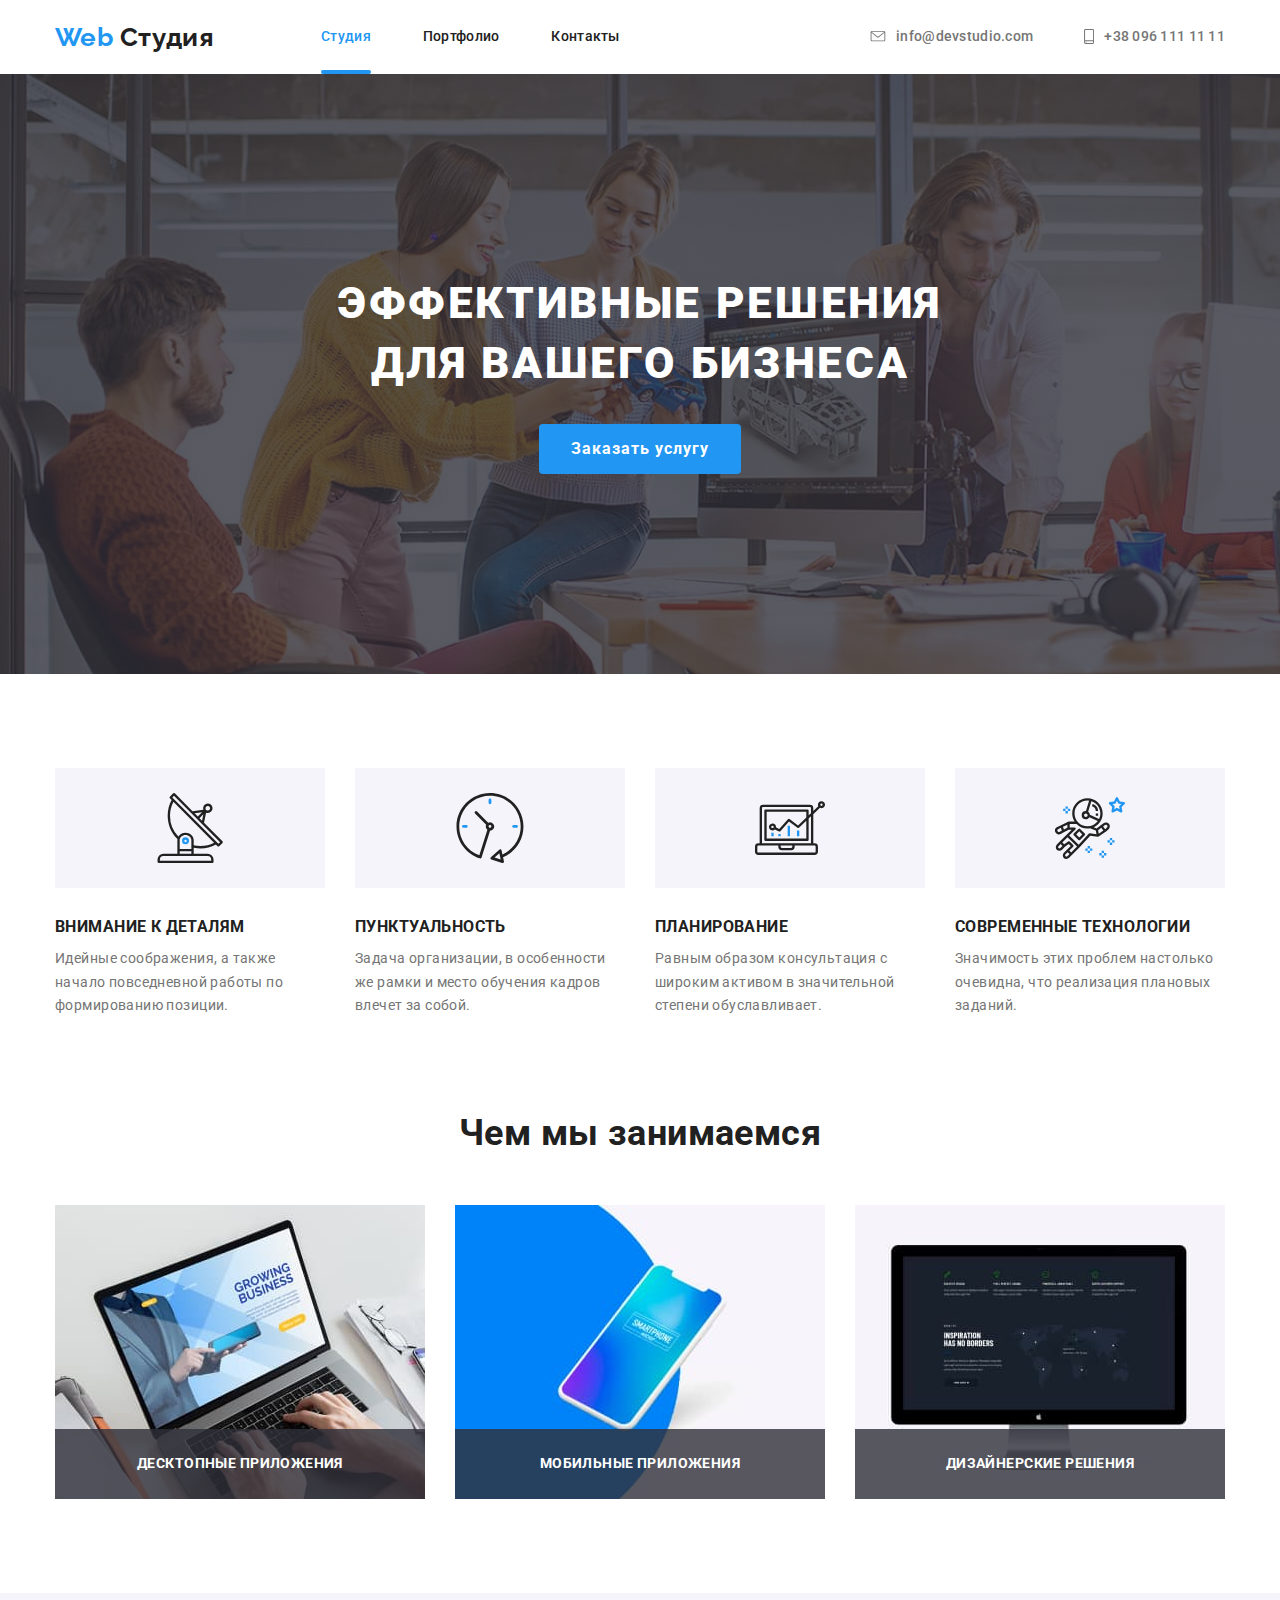
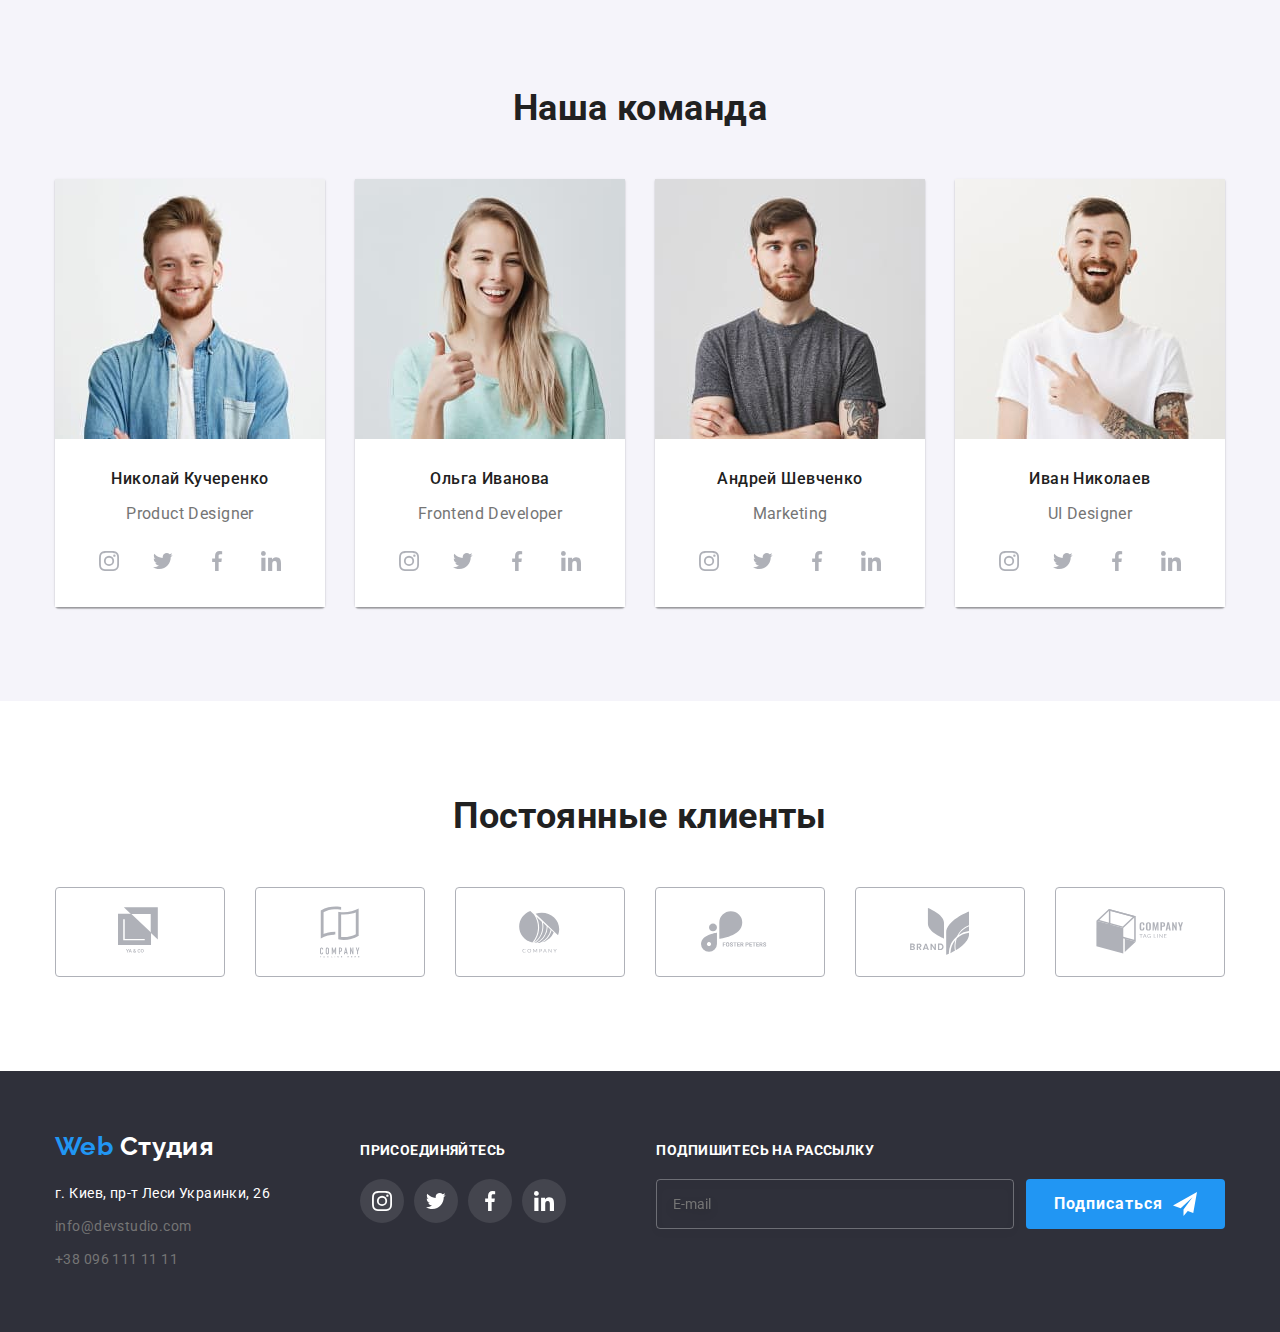
<file: index.html>
<!DOCTYPE html>
<html lang="ru">
  <head>
    <meta charset="UTF-8" />
    <meta name="viewport" content="width=device-width, initial-scale=1.0" />
    <title>Homework/05</title>
    <link
      href="https://fonts.googleapis.com/css2?family=Raleway:wght@700&family=Roboto:wght@400;500;700;900&display=swap"
      rel="stylesheet"
    />
    <link
      rel="stylesheet"
      href="https://cdnjs.cloudflare.com/ajax/libs/modern-normalize/0.7.0/modern-normalize.min.css"
    />
    <link rel="stylesheet" href="./css/common.css" />
    <link rel="stylesheet" href="./css/main.css" />
  </head>

  <body>
    <!-- Хэдер -->
    <header>
      <div class="container flex-container">
        <nav class="flex-container">
          <a href="./index.html" class="logo link">
            <span class="logo-primary">Web</span>
            Студия
          </a>

          <ul class="site-nav list">
            <li class="item"><a href="" class="link current">Студия</a></li>
            <li class="item">
              <a href="./portfolio.html" class="link">Портфолио</a>
            </li>
            <li class="item"><a href="" class="link">Контакты</a></li>
          </ul>
        </nav>

        <ul class="site-address list">
          <li class="address-item">
            <a href="mailto:info@devstudio.com" class="link">
              <svg class="icon-address" width="16" height="11">
                <use href="./images/svg/sprite.svg#icon-letter"></use>
              </svg>
              <span class="address-text">info@devstudio.com</span>
            </a>
          </li>
          <li class="address-item">
            <a href="tel:+380961111111" class="link"
              ><svg class="icon-address" width="10" height="15">
                <use href="./images/svg/sprite.svg#icon-phone"></use>
              </svg>
              <span class="address-text">+38 096 111 11 11</span></a
            >
          </li>
        </ul>
      </div>
    </header>

    <main>
      <!-- Герой -->
      <section class="hero">
        <div class="overlay">
          <h1 class="hero-title">Эффективные решения для вашего бизнеса</h1>
          <a href="" class="hero-button link">Заказать услугу</a>
        </div>
      </section>

      <!-- Наши преимущества -->
      <section class="section no-padding">
        <div class="container">
          <h2 class="visually-hidden">Наши преимущества</h2>
          <ul class="features-list list">
            <li class="features-item">
              <div class="icon-features">
                <svg width="70" height="70" class="icon-feature">
                  <use href="./images/svg/sprite.svg#icon-first"></use>
                </svg>
              </div>
              <h3 class="title">Внимание к деталям</h3>
              <p class="text">
                Идейные соображения, а также начало повседневной работы по
                формированию позиции.
              </p>
            </li>

            <li class="features-item">
              <div class="icon-features">
                <svg width="70" height="70" class="icon-feature">
                  <use href="./images/svg/sprite.svg#icon-second"></use>
                </svg>
              </div>
              <h3 class="title">Пунктуальность</h3>
              <p class="text">
                Задача организации, в особенности же рамки и место обучения
                кадров влечет за собой.
              </p>
            </li>

            <li class="features-item">
              <div class="icon-features">
                <svg width="70" height="70" class="icon-feature">
                  <use href="./images/svg/sprite.svg#icon-third"></use>
                </svg>
              </div>
              <h3 class="title">Планирование</h3>
              <p class="text">
                Равным образом консультация с широким активом в значительной
                степени обуславливает.
              </p>
            </li>

            <li class="features-item">
              <div class="icon-features">
                <svg width="70" height="70" class="icon-feature">
                  <use href="./images/svg/sprite.svg#icon-four"></use>
                </svg>
              </div>
              <h3 class="title">Современные технологии</h3>
              <p class="text">
                Значимость этих проблем настолько очевидна, что реализация
                плановых заданий.
              </p>
            </li>
          </ul>
        </div>
      </section>

      <!-- Чем мы занимаемся -->
      <section class="section">
        <div class="container">
          <h2 class="section-title">Чем мы занимаемся</h2>

          <ul class="work-list list">
            <li class="work-item">
              <a href="" class="link">
                <img
                  src="./images/section-img/notebook.jpg"
                  alt="ноутбук"
                  width="370"
                />
                <p class="work-subtitle">Десктопные приложения</p>
              </a>
            </li>

            <li class="work-item">
              <a href="" class="link">
                <img
                  src="./images/section-img/smartphone.jpg"
                  alt="мобильный телефон"
                  width="370"
                />
                <p class="work-subtitle">Мобильные приложения</p>
              </a>
            </li>

            <li class="work-item">
              <a href="" class="link">
                <img
                  src="./images/section-img/monitor.jpg"
                  alt="монитор"
                  width="370"
                />
                <p class="work-subtitle">Дизайнерские решения</p>
              </a>
            </li>
          </ul>
        </div>
      </section>

      <!-- Наша команда -->
      <section class="section team-bgc">
        <div class="container">
          <h2 class="section-title">Наша команда</h2>
          <ul class="team-list list">
            <li class="team-item">
              <img
                src="./images/team/team-1.jpg"
                alt="первый член команды"
                width="270"
              />
              <div class="team-description">
                <h3 class="team-title">Николай Кучеренко</h3>
                <p class="team-ocupation">Product Designer</p>

                <ul class="team-socials list">
                  <li class="team-icon">
                    <a href="" aria-label="instagram" class="social-icon link">
                      <svg class="icon">
                        <use
                          href="./images/svg/sprite.svg#icon-instagram"
                        ></use>
                      </svg>
                    </a>
                  </li>

                  <li class="team-icon">
                    <a href="" aria-label="twitter" class="social-icon link">
                      <svg class="icon">
                        <use href="./images/svg/sprite.svg#icon-twitter"></use>
                      </svg>
                    </a>
                  </li>

                  <li class="team-icon">
                    <a href="" aria-label="facebook" class="social-icon link">
                      <svg class="icon">
                        <use href="./images/svg/sprite.svg#icon-facebook"></use>
                      </svg>
                    </a>
                  </li>

                  <li class="team-icon">
                    <a href="" aria-label="linkedIn" class="social-icon link">
                      <svg class="icon">
                        <use href="./images/svg/sprite.svg#icon-linkedin"></use>
                      </svg>
                    </a>
                  </li>
                </ul>
              </div>
            </li>

            <li class="team-item">
              <img
                src="./images/team/team-2.jpg"
                alt="второй член команды"
                width="270"
              />
              <div class="team-description">
                <h3 class="team-title">Ольга Иванова</h3>
                <p class="team-ocupation">Frontend Developer</p>

                <ul class="team-socials list">
                  <li class="team-icon">
                    <a href="" aria-label="instagram" class="social-icon link">
                      <svg class="icon">
                        <use
                          href="./images/svg/sprite.svg#icon-instagram"
                        ></use>
                      </svg>
                    </a>
                  </li>

                  <li class="team-icon">
                    <a href="" aria-label="twitter" class="social-icon link">
                      <svg class="icon">
                        <use href="./images/svg/sprite.svg#icon-twitter"></use>
                      </svg>
                    </a>
                  </li>

                  <li class="team-icon">
                    <a href="" aria-label="facebook" class="social-icon link">
                      <svg class="icon">
                        <use href="./images/svg/sprite.svg#icon-facebook"></use>
                      </svg>
                    </a>
                  </li>

                  <li class="team-icon">
                    <a href="" aria-label="linkedIn" class="social-icon link">
                      <svg class="icon">
                        <use href="./images/svg/sprite.svg#icon-linkedin"></use>
                      </svg>
                    </a>
                  </li>
                </ul>
              </div>
            </li>

            <li class="team-item">
              <img
                src="./images/team/team-3.jpg"
                alt="третий член команды"
                width="270"
              />
              <div class="team-description">
                <h3 class="team-title">Андрей Шевченко</h3>
                <p class="team-ocupation">Marketing</p>

                <ul class="team-socials list">
                  <li class="team-icon">
                    <a href="" aria-label="instagram" class="social-icon link">
                      <svg class="icon">
                        <use
                          href="./images/svg/sprite.svg#icon-instagram"
                        ></use>
                      </svg>
                    </a>
                  </li>

                  <li class="team-icon">
                    <a href="" aria-label="twitter" class="social-icon link">
                      <svg class="icon">
                        <use href="./images/svg/sprite.svg#icon-twitter"></use>
                      </svg>
                    </a>
                  </li>

                  <li class="team-icon">
                    <a href="" aria-label="facebook" class="social-icon link">
                      <svg class="icon">
                        <use href="./images/svg/sprite.svg#icon-facebook"></use>
                      </svg>
                    </a>
                  </li>

                  <li class="team-icon">
                    <a href="" aria-label="linkedIn" class="social-icon link">
                      <svg class="icon">
                        <use href="./images/svg/sprite.svg#icon-linkedin"></use>
                      </svg>
                    </a>
                  </li>
                </ul>
              </div>
            </li>

            <li class="team-item">
              <img
                src="./images/team/team-4.jpg"
                alt="четвертый член команды"
                width="270"
              />
              <div class="team-description">
                <h3 class="team-title">Иван Николаев</h3>
                <p class="team-ocupation">UI Designer</p>

                <ul class="team-socials list">
                  <li class="team-icon">
                    <a href="" aria-label="instagram" class="social-icon link">
                      <svg class="icon">
                        <use
                          href="./images/svg/sprite.svg#icon-instagram"
                        ></use>
                      </svg>
                    </a>
                  </li>

                  <li class="team-icon">
                    <a href="" aria-label="twitter" class="social-icon link">
                      <svg class="icon">
                        <use href="./images/svg/sprite.svg#icon-twitter"></use>
                      </svg>
                    </a>
                  </li>

                  <li class="team-icon">
                    <a href="" aria-label="facebook" class="social-icon link">
                      <svg class="icon">
                        <use href="./images/svg/sprite.svg#icon-facebook"></use>
                      </svg>
                    </a>
                  </li>

                  <li class="team-icon">
                    <a href="" aria-label="linkedIn" class="social-icon link">
                      <svg class="icon">
                        <use href="./images/svg/sprite.svg#icon-linkedin"></use>
                      </svg>
                    </a>
                  </li>
                </ul>
              </div>
            </li>
          </ul>
        </div>
      </section>

      <!-- Постоянные клиенты -->
      <section class="section">
        <div class="container">
          <h2 class="section-title">Постоянные клиенты</h2>

          <ul class="clients-list list">
            <li class="clients-item">
              <a href="" aria-label="first-company" class="client-company link">
                <svg width="44" height="49" class="client-icon">
                  <use href="./images/svg/sprite.svg#icon-logo-1"></use>
                </svg>
              </a>
            </li>

            <li class="clients-item">
              <a
                href=""
                aria-label="second-company"
                class="client-company link"
              >
                <svg width="40" height="52" class="client-icon">
                  <use href="./images/svg/sprite.svg#icon-logo-2"></use>
                </svg>
              </a>
            </li>

            <li class="clients-item">
              <a href="" aria-label="third-company" class="client-company link">
                <svg width="41" height="42" class="client-icon">
                  <use href="./images/svg/sprite.svg#icon-logo-3"></use>
                </svg>
              </a>
            </li>

            <li class="clients-item">
              <a
                href=""
                aria-label="fourth-company"
                class="client-company link"
              >
                <svg width="78" height="42" class="client-icon">
                  <use href="./images/svg/sprite.svg#icon-logo-4"></use>
                </svg>
              </a>
            </li>

            <li class="clients-item">
              <a href="" aria-label="fifth-company" class="client-company link">
                <svg width="59" height="47" class="client-icon">
                  <use href="./images/svg/sprite.svg#icon-logo-5"></use>
                </svg>
              </a>
            </li>

            <li class="clients-item">
              <a href="" aria-label="sixth-company" class="client-company link">
                <svg width="88" height="45" class="client-icon">
                  <use href="./images/svg/sprite.svg#icon-logo-6"></use>
                </svg>
              </a>
            </li>
          </ul>
        </div>
      </section>

      <!-- Футер -->
      <footer>
        <div class="container flex-footer">
          <div>
            <a href="./index.html" class="logo inverse link">
              <span class="logo-primary">Web</span>
              Студия
            </a>
            <address class="footer-address">
              <a href="" class="address color-white link"
                >г. Киев, пр-т Леси Украинки, 26</a
              >
              <a href="mailto:info@devstudio.com" class="address link"
                >info@devstudio.com</a
              >
              <a href="tel:+380961111111" class="address link"
                >+38 096 111 11 11</a
              >
            </address>
          </div>

          <div class="join-container">
            <b class="join">Присоединяйтесь</b>
            <ul class="socials-list list">
              <li class="social-item">
                <a href="" aria-label="instagram" class="social-icon link">
                  <svg class="icon-join">
                    <use href="./images/svg/sprite.svg#icon-instagram"></use>
                  </svg>
                </a>
              </li>
              <li class="social-item">
                <a href="" aria-label="twitter" class="social-icon link">
                  <svg class="icon-join">
                    <use href="./images/svg/sprite.svg#icon-twitter"></use>
                  </svg>
                </a>
              </li>
              <li class="social-item">
                <a href="" aria-label="facebook" class="social-icon link">
                  <svg class="icon-join">
                    <use href="./images/svg/sprite.svg#icon-facebook"></use>
                  </svg>
                </a>
              </li>
              <li class="social-item">
                <a href="" aria-label="linkedin" class="social-icon link">
                  <svg class="icon-join">
                    <use href="./images/svg/sprite.svg#icon-linkedin"></use>
                  </svg>
                </a>
              </li>
            </ul>
          </div>

          <div class="auth-container">
            <form action="">
              <b class="auth">Подпишитесь на рассылку</b>
              <div class="flex-wrap">
                <input type="email" placeholder="E-mail" class="email" />
                <button type="submit" class="button">
                  Подписаться
                  <svg class="icon-send">
                    <use href="./images/svg/sprite.svg#icon-telegram"></use>
                  </svg>
                </button>
              </div>
            </form>
          </div>
        </div>
      </footer>
    </main>
  </body>
</html>
</file>
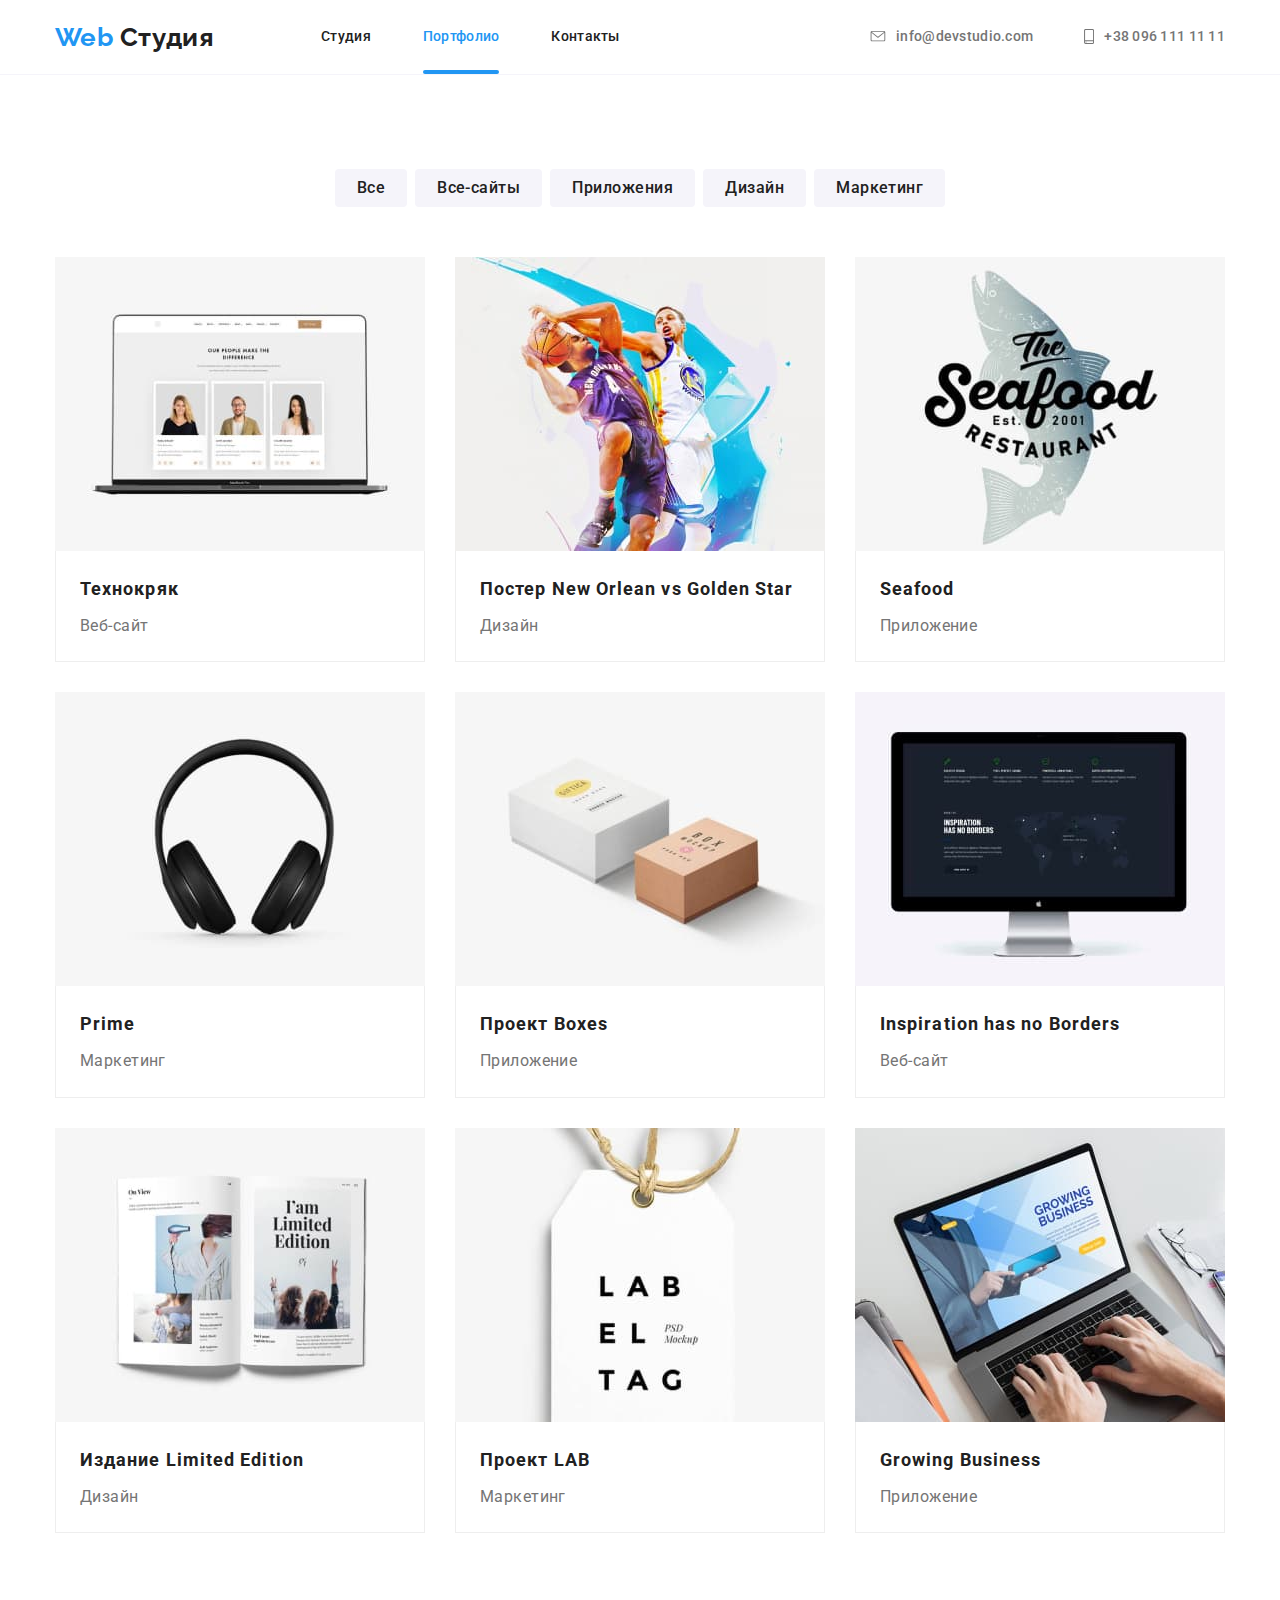
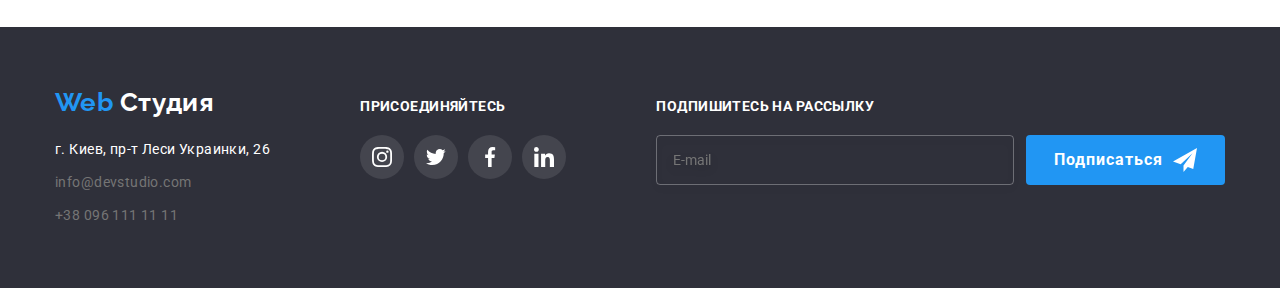
<file: portfolio.html>
<!DOCTYPE html>
<html lang="ru">
  <head>
    <meta charset="UTF-8" />
    <meta name="viewport" content="width=device-width, initial-scale=1.0" />
    <title>Homework/05</title>
    <link
      href="https://fonts.googleapis.com/css2?family=Raleway:wght@700&family=Roboto:wght@400;500;700;900&display=swap"
      rel="stylesheet"
    />
    <link
      rel="stylesheet"
      href="https://cdnjs.cloudflare.com/ajax/libs/modern-normalize/0.7.0/modern-normalize.min.css"
    />
    <link rel="stylesheet" href="./css/common.css" />
    <link rel="stylesheet" href="./css/portfolio.css" />
  </head>

  <body>
    <!-- Шапка сайта -->
    <header class="header-border">
      <div class="container flex-container">
        <nav class="flex-container">
          <a href="./index.html" class="logo link">
            <span class="logo-primary">Web</span>
            Студия
          </a>

          <ul class="site-nav list">
            <li class="item"><a href="./index.html" class="link">Студия</a></li>
            <li class="item">
              <a href="./portfolio.html" class="link current">Портфолио</a>
            </li>
            <li class="item"><a href="" class="link">Контакты</a></li>
          </ul>
        </nav>

        <ul class="site-address list">
          <li class="address-item">
            <a href="mailto:info@devstudio.com" class="icon-letter link"
              ><svg class="icon-address" width="16" height="11">
                <use href="./images/svg/sprite.svg#icon-letter"></use>
              </svg>
              <span class="address-text">
                info@devstudio.com
              </span>
            </a>
          </li>
          <li class="address-item">
            <a href="tel:+380961111111" class="icon-tel link"
              ><svg class="icon-address" width="10" height="15">
                <use href="./images/svg/sprite.svg#icon-phone"></use>
              </svg>
              <span class="address-text">
                +38 096 111 11 11
              </span></a
            >
          </li>
        </ul>
      </div>
    </header>

    <main>
      <section class="section container">
        <h1 class="visually-hidden">Портфолио</h1>
        <ul class="filter-list list">
          <li class="filter-item">
            <button type="button" class="filter-button">Все</button>
          </li>
          <li class="filter-item">
            <button type="button" class="filter-button">Все-сайты</button>
          </li>
          <li class="filter-item">
            <button type="button" class="filter-button">Приложения</button>
          </li>
          <li class="filter-item">
            <button type="button" class="filter-button">Дизайн</button>
          </li>
          <li>
            <button type="button" class="filter-button">Маркетинг</button>
          </li>
        </ul>

        <ul class="portfolio-list list">
          <li class="portfolio-item">
            <a href="" class="portfolio-card link">
              <div class="link-text">
                <img
                  src="./images/portfolio/laptop.jpg"
                  alt="лэптоп"
                  width="370"
                />
                <p class="portfolio-text">
                  Технокряк это современная площадка распространения
                  коронавируса. Компании используют эту платформу для цифрового
                  шпионажа и атак на защищённые сервера конкурентов.
                </p>
              </div>
              <div class="portfolio-description">
                <h2 class="portfolio-title">Технокряк</h2>
                <p class="portfolio-work">Веб-сайт</p>
              </div>
            </a>
          </li>

          <li class="portfolio-item">
            <a href="" class="portfolio-card link">
              <div class="link-text">
                <img
                  src="./images/portfolio/backetball.jpg"
                  alt="баскетбол"
                  width="370"
                />
                <p class="portfolio-text">
                  Технокряк это современная площадка распространения
                  коронавируса. Компании используют эту платформу для цифрового
                  шпионажа и атак на защищённые сервера конкурентов.
                </p>
              </div>

              <div class="portfolio-description">
                <h2 class="portfolio-title">
                  Постер New Orlean vs Golden Star
                </h2>
                <p class="portfolio-work">Дизайн</p>
              </div>
            </a>
          </li>

          <li class="portfolio-item">
            <a href="" class="portfolio-card link">
              <div class="link-text">
                <img
                  src="./images/portfolio/seafood.jpg"
                  alt="эмблема"
                  width="370"
                />
                <p class="portfolio-text">
                  Технокряк это современная площадка распространения
                  коронавируса. Компании используют эту платформу для цифрового
                  шпионажа и атак на защищённые сервера конкурентов.
                </p>
              </div>
              <div class="portfolio-description">
                <h2 class="portfolio-title">Seafood</h2>
                <p class="portfolio-work">Приложение</p>
              </div>
            </a>
          </li>

          <li class="portfolio-item">
            <a href="" class="portfolio-card link">
              <div class="link-text">
                <img
                  src="./images/portfolio/headphones.jpg"
                  alt="наушники"
                  width="370"
                />
                <p class="portfolio-text">
                  Технокряк это современная площадка распространения
                  коронавируса. Компании используют эту платформу для цифрового
                  шпионажа и атак на защищённые сервера конкурентов.
                </p>
              </div>
              <div class="portfolio-description">
                <h2 class="portfolio-title">Prime</h2>
                <p class="portfolio-work">Маркетинг</p>
              </div>
            </a>
          </li>

          <li class="portfolio-item">
            <a href="" class="portfolio-card link">
              <div class="link-text">
                <img
                  src="./images/portfolio/two-boxes.jpg"
                  alt="коробки"
                  width="370"
                />
                <p class="portfolio-text">
                  Технокряк это современная площадка распространения
                  коронавируса. Компании используют эту платформу для цифрового
                  шпионажа и атак на защищённые сервера конкурентов.
                </p>
              </div>
              <div class="portfolio-description">
                <h2 class="portfolio-title">Проект Boxes</h2>
                <p class="portfolio-work">Приложение</p>
              </div>
            </a>
          </li>

          <li class="portfolio-item">
            <a href="" class="portfolio-card link">
              <div class="link-text">
                <img
                  src="./images/portfolio/comp.jpg"
                  alt="монитор"
                  width="370"
                />
                <p class="portfolio-text">
                  Технокряк это современная площадка распространения
                  коронавируса. Компании используют эту платформу для цифрового
                  шпионажа и атак на защищённые сервера конкурентов.
                </p>
              </div>
              <div class="portfolio-description">
                <h2 class="portfolio-title">Inspiration has no Borders</h2>
                <p class="portfolio-work">Веб-сайт</p>
              </div>
            </a>
          </li>

          <li class="portfolio-item">
            <a href="" class="portfolio-card link">
              <div class="link-text">
                <img
                  src="./images/portfolio/book.jpg"
                  alt="книга"
                  width="370"
                />
                <p class="portfolio-text">
                  Технокряк это современная площадка распространения
                  коронавируса. Компании используют эту платформу для цифрового
                  шпионажа и атак на защищённые сервера конкурентов.
                </p>
              </div>
              <div class="portfolio-description">
                <h2 class="portfolio-title">Издание Limited Edition</h2>
                <p class="portfolio-work">Дизайн</p>
              </div>
            </a>
          </li>

          <li class="portfolio-item">
            <a href="" class="portfolio-card link">
              <div class="link-text">
                <img
                  src="./images/portfolio/label.jpg"
                  alt="брэнд"
                  width="370"
                />
                <p class="portfolio-text">
                  Технокряк это современная площадка распространения
                  коронавируса. Компании используют эту платформу для цифрового
                  шпионажа и атак на защищённые сервера конкурентов.
                </p>
              </div>
              <div class="portfolio-description">
                <h2 class="portfolio-title">Проект LAB</h2>
                <p class="portfolio-work">Маркетинг</p>
              </div>
            </a>
          </li>

          <li class="portfolio-item">
            <a href="" class="portfolio-card link">
              <div class="link-text">
                <img
                  src="./images/portfolio/laptop-second.jpg"
                  alt="компьютер"
                  width="370"
                />
                <p class="portfolio-text">
                  Технокряк это современная площадка распространения
                  коронавируса. Компании используют эту платформу для цифрового
                  шпионажа и атак на защищённые сервера конкурентов.
                </p>
              </div>
              <div class="portfolio-description">
                <h2 class="portfolio-title">Growing Business</h2>
                <p class="portfolio-work">Приложение</p>
              </div>
            </a>
          </li>
        </ul>
      </section>
    </main>

    <!-- Футер -->
    <footer>
      <div class="container flex-footer">
        <div>
          <a href="./index.html" class="logo inverse link">
            <span class="logo-primary">Web</span>
            Студия
          </a>
          <address class="footer-address">
            <a href="" class="address color-white link"
              >г. Киев, пр-т Леси Украинки, 26</a
            >
            <a href="mailto:info@devstudio.com" class="address link"
              >info@devstudio.com</a
            >
            <a href="tel:+380961111111" class="address link"
              >+38 096 111 11 11</a
            >
          </address>
        </div>

        <div class="join-container">
          <b class="join">Присоединяйтесь</b>
          <ul class="socials-list list">
            <li class="social-item">
              <a href="" aria-label="instagram" class="social-icon link">
                <svg class="icon-join">
                  <use href="./images/svg/sprite.svg#icon-instagram"></use>
                </svg>
              </a>
            </li>
            <li class="social-item">
              <a href="" aria-label="twitter" class="social-icon link">
                <svg class="icon-join">
                  <use href="./images/svg/sprite.svg#icon-twitter"></use>
                </svg>
              </a>
            </li>
            <li class="social-item">
              <a href="" aria-label="facebook" class="social-icon link">
                <svg class="icon-join">
                  <use href="./images/svg/sprite.svg#icon-facebook"></use>
                </svg>
              </a>
            </li>
            <li class="social-item">
              <a href="" aria-label="linkedin" class="social-icon link">
                <svg class="icon-join">
                  <use href="./images/svg/sprite.svg#icon-linkedin"></use>
                </svg>
              </a>
            </li>
          </ul>
        </div>

        <div class="auth-container">
          <form action="">
            <b class="auth">Подпишитесь на рассылку</b>
            <div class="flex-wrap">
              <input type="email" placeholder="E-mail" class="email" />
              <button type="submit" class="button">
                Подписаться
                <svg class="icon-send">
                  <use href="./images/svg/sprite.svg#icon-telegram"></use>
                </svg>
              </button>
            </div>
          </form>
        </div>
      </div>
    </footer>
  </body>
</html>
</file>
<file: css/common.css>
html {
  box-sizing: border-box;
}

*,
*::before,
*::after {
  box-sizing: inherit;
}

:root {
  --primary-text-color: #757575;
  --title-text-color: #212121;
  --accent-color: #2196f3;
  --primary-white-color: #ffffff;
  --secondary-bg-color: #afb1b8;
  --social-icon-color: rgba(255, 255, 255, 0.1);
  --third-bg-color: rgba(47, 48, 58, 0.8);
  --button-bg-color: #f5f4fa;
  --border-portfolio-card: #eeeeee;
  --bgc-link-text: rgba(33, 150, 243, 0.9);

  --transition-duration: 250ms;
  --transition-timing-function: cubic-bezier(0.4, 0, 0.2, 1);
}

body {
  background-color: var(--primary-white-color);
  color: var(--primary-text-color);

  font-family: Roboto, sans-serif;
  font-size: 14px;
  line-height: 1.14;
  letter-spacing: 0.03em;
}

img {
  display: block;
  max-width: 100%;
  height: auto;
}

.visually-hidden {
  position: absolute;
  width: 1px;
  height: 1px;
  margin: -1px;
  border: 0;
  padding: 0;
  clip: rect(0 0 0 0);
  overflow: hidden;
}

.list {
  list-style: none;
  margin: 0;
  padding: 0;
}

.link {
  text-decoration: none;
  display: block;
}

.container {
  max-width: 1200px;
  padding-left: 15px;
  padding-right: 15px;
  margin-left: auto;
  margin-right: auto;
}

/* ХЭДЕР */
.flex-container {
  display: flex;
  align-items: center;
}

.logo {
  margin-right: 107px;

  color: var(--title-text-color);

  font-family: Raleway, sans-serif;
  font-weight: 700;
  font-size: 26px;
  line-height: 1.19;
}

.flex-container .logo.link {
  animation: logo-appear 350ms linear;
}

@keyframes logo-appear {
  0% {
    transform: scale(0);
  }

  100% {
    transform: scale(100%);
  }
}

.logo .logo-primary {
  color: var(--accent-color);
}

.site-nav {
  display: flex;
}

.site-nav .link {
  display: block;
  padding-top: 29px;
  padding-bottom: 29px;
}

.site-nav .item:not(:last-child) {
  margin-right: 52px;
}

.site-nav,
.site-address {
  font-weight: 500;
  letter-spacing: 0.02em;
}

.site-nav .link {
  color: var(--title-text-color);

  transition: color var(--transition-duration) var(--transition-timing-function);
}

.site-nav .link:hover,
.site-nav .link:focus {
  color: var(--accent-color);
}

.site-nav .link.current {
  color: var(--accent-color);
}

.site-nav .item {
  position: relative;
}

.link.current::after {
  position: absolute;
  bottom: 0;

  content: '';
  display: block;
  width: 100%;
  height: 4px;
  border-radius: 2px;

  background-color: var(--accent-color);
}

.site-address {
  display: flex;
  margin-left: auto;
}

.address-item .link {
  display: flex;
  justify-content: center;
  align-items: center;
}

.icon-address {
  display: block;
  margin: 0;
  margin-right: 10px;
  fill: currentColor;

  transition: fill var(--transition-duration) var(--transition-timing-function);
}

.site-address a {
  color: var(--primary-text-color);

  transition: color var(--transition-duration) var(--transition-timing-function);
}

.site-address .address-item:not(:last-child) {
  margin-right: 51px;
}

.site-address a:hover,
.site-address a:focus {
  color: var(--accent-color);
}

/* ФУТЕР */
footer {
  background-color: #2f303a;
}

.container.flex-footer {
  padding-top: 60px;
  padding-bottom: 60px;
}

.flex-footer {
  display: flex;
  justify-content: space-between;
  align-items: baseline;
}

.logo.inverse {
  display: inline-block;
  margin-bottom: 20px;
  margin-right: 0;

  color: var(--primary-white-color);
}

.footer-address {
  color: var(--primary-white-color);

  font-style: normal;
  line-height: 1.71;
}

.footer-address .address.color-white {
  color: var(--primary-white-color);
}

.footer-address .address.link {
  display: flex;
  flex-direction: column;
}

.address:not(:last-child) {
  display: inline-block;
  margin-bottom: 9px;
}

.address {
  color: var(--primary-text-color);

  transition: color var(--transition-duration) var(--transition-timing-function);
}

.address.link:hover,
.address.link:focus {
  color: var(--accent-color);
}

.join-container > .join {
  display: block;
  margin-bottom: 20px;

  color: var(--primary-white-color);

  font-weight: 700;
  text-transform: uppercase;
}

.socials-list {
  display: flex;
}

.socials-list > .social-item:not(:last-child) {
  margin-right: 10px;
}

.social-item > .social-icon.link {
  display: flex;
  justify-content: center;
  align-items: center;

  width: 44px;
  height: 44px;
  border-radius: 50%;

  background-color: var(--social-icon-color);

  transition: background-color var(--transition-duration)
    var(--transition-timing-function);
}

.social-icon .icon-join {
  fill: var(--primary-white-color);
  width: 20px;
  height: 20px;
}

.socials-list .social-icon:hover,
.socials-list .social-icon:focus {
  background-color: var(--accent-color);
}

.auth-container .auth {
  display: block;
  margin-bottom: 20px;

  color: var(--primary-white-color);

  font-weight: 700;

  text-transform: uppercase;
}

.flex-wrap {
  display: flex;
}

.email {
  width: 358px;
  height: 50px;
  padding: 15px 16px;
  margin: 0;
  margin-right: 12px;
  border: 1px solid rgba(255, 255, 255, 0.3);
  border-radius: 4px;

  filter: drop-shadow(0px 4px 4px rgba(0, 0, 0, 0.15));

  background-color: transparent;
}
.button {
  display: inline-flex;
  align-items: center;

  border: none;
  border-radius: 4px;
  padding: 10px 28px;
  margin: 0;

  color: var(--primary-white-color);
  background-color: var(--accent-color);

  font-family: inherit;
  font-weight: 700;
  font-size: 16px;
  line-height: 1.87;
  letter-spacing: 0.06em;
  cursor: pointer;
}

.icon-send {
  margin-left: 10px;
  width: 24px;
  height: 24px;
}
</file>
<file: css/main.css>
/* ГЕРОЙ */
.hero > .overlay {
  text-align: center;
}

.overlay {
  display: flex;
  flex-direction: column;
  justify-content: center;
  align-items: center;

  max-width: 1600px;
  height: 600px;
  margin-left: auto;
  margin-right: auto;

  background-image: linear-gradient(
      to right,
      rgba(47, 48, 58, 0.8),
      rgba(47, 48, 58, 0.8)
    ),
    url('../images/overlay/overlay.jpg');
}

.hero-title {
  width: 696px;
  margin-top: 0;
  margin-bottom: 30px;
  margin-left: auto;
  margin-right: auto;
  text-transform: uppercase;

  color: var(--primary-white-color);

  font-weight: 900;
  font-size: 44px;
  line-height: 1.36;
  letter-spacing: 0.06em;
}

.hero-button {
  display: inline-block;
  border: none;
  border-radius: 4px;
  min-width: 136px;
  padding: 10px 32px;
  margin: 0;

  color: var(--primary-white-color);
  background-color: var(--accent-color);

  font-weight: 700;
  font-size: 16px;
  line-height: 1.87;
  letter-spacing: 0.06em;
}

/* НАШИ ПРЕИМУЩЕСТВА*/

.section {
  padding-top: 94px;
  padding-bottom: 94px;
}

.section.no-padding {
  padding-top: 94px;
  padding-bottom: 0;
}

.features-list {
  display: flex;
}

.icon-features {
  display: flex;
  justify-content: center;
  align-items: center;
  height: 120px;
  background-color: var(--button-bg-color);
  margin-bottom: 30px;
}

.icon-feature {
  width: 70px;
  height: 70px;
}

.features-list .features-item {
  flex-basis: calc((100% - 3 * 30px) / 4);
}

.features-list .features-item:not(:last-child) {
  margin-right: 30px;
}

.features-list .title {
  margin-top: 0;
  margin-bottom: 10px;

  color: var(--title-text-color);

  text-transform: uppercase;
}

.features-list .text {
  margin: 0;

  line-height: 1.71;
}

/* ЧЕМ МЫ ЗАНИМАЕМСЯ */
.card-image {
  display: block;
}

.section-title {
  margin-top: 0;
  margin-bottom: 50px;

  color: var(--title-text-color);

  font-weight: 700;
  font-size: 36px;
  line-height: 1.17;
  text-align: center;
}

.work-list {
  display: flex;
}

.work-list .work-item {
  flex-basis: calc((100% - 2 * 30px) / 3);
}

.work-list .work-item:not(:last-child) {
  margin-right: 30px;
}

.work-item .link {
  position: relative;
}

.work-list .work-subtitle {
  position: absolute;
  bottom: 0;
  width: 100%;

  margin: 0;
  padding: 27px 80px;

  color: var(--primary-white-color);

  text-transform: uppercase;
  font-weight: 700;
  text-align: center;

  background-color: var(--third-bg-color);
}

/* НАША КОМАНДА */

.section.team-bgc {
  background-color: var(--button-bg-color);
}

.team-item .team-title {
  margin-top: 0;
  margin-bottom: 10;

  color: var(--title-text-color);

  font-weight: 500;
  font-size: 16px;
  line-height: 1.19;
}

.team-list {
  display: flex;
}

.team-item > .team-description {
  padding: 30px 32px 24px 32px;
  text-align: center;
  background-color: var(--primary-white-color);
}

.team-list > .team-item {
  flex-basis: calc((100% - 30px * 3) / 4);
  border-radius: 0px 0px 4px 4px;
  box-shadow: 0px 2px 1px rgba(0, 0, 0, 0.2), 0px 1px 1px rgba(0, 0, 0, 0.14),
    0px 1px 3px rgba(0, 0, 0, 0.12);
}

.team-list > .team-item:not(:last-child) {
  margin-right: 30px;
}

.team-list .team-ocupation {
  margin: 0;
  margin-bottom: 16px;

  font-size: 16px;
  line-height: 1.19;
}

.team-list .team-socials {
  display: flex;
  justify-content: space-between;
}

.icon {
  width: 20px;
  height: 20px;
  fill: currentColor;
}

.team-icon .social-icon {
  display: flex;
  justify-content: center;
  align-items: center;
  width: 44px;
  height: 44px;
  border-radius: 50%;
}

.team-icon a {
  color: var(--secondary-bg-color);

  transition: color var(--transition-duration) var(--transition-timing-function),
    background-color var(--transition-duration)
      var(--transition-timing-function);
}

.team-icon a:hover,
.team-icon a:focus {
  color: var(--primary-white-color);
  background-color: var(--accent-color);
}

/* ПОСТОЯННЫЕ КЛИЕНТЫ */

.clients-list {
  display: flex;
}

.clients-list .clients-item {
  flex-basis: calc((100% - 30px * 5) / 6);
}

.clients-list .clients-item:not(:last-child) {
  margin-right: 30px;
}

.client-icon {
  fill: currentColor;
}

.client-company.link {
  display: flex;
  justify-content: center;
  align-items: center;
  height: 90px;
  border: 1px solid var(--secondary-bg-color);
  border-radius: 4px;

  color: var(--secondary-bg-color);

  transition: border-color var(--transition-duration)
      var(--transition-timing-function),
    color var(--transition-duration) var(--transition-timing-function);
}

.client-company.link:hover,
.client-company.link:focus {
  border-color: var(--accent-color);
  color: var(--accent-color);
}
/* Футер */
</file>
<file: css/portfolio.css>
/* РАДИО-КНОПКИ */
.header-border {
  border-bottom: 1px solid var(--button-bg-color);
}

.section {
  padding-top: 94px;
  padding-bottom: 94px;
}

.filter-list {
  display: flex;
  justify-content: center;
  margin-bottom: 50px;
}

.filter-list > .filter-item:not(:last-child) {
  margin-right: 8px;
}

.filter-button {
  display: inherit;
  border: 0;
  border-radius: 4px;
  padding: 6px 22px;

  color: var(--title-text-color);
  background-color: var(--button-bg-color);

  font-family: inherit;
  font-weight: 500;
  font-size: 16px;
  line-height: 1.62;
  letter-spacing: 0.03em;
  cursor: pointer;

  transition: color var(--transition-duration) var(--transition-timing-function),
    background-color var(--transition-duration)
      var(--transition-timing-function),
    box-shadow var(--transition-duration) var(--transition-timing-function);
}

.filter-button:hover,
.filter-button:focus {
  color: var(--primary-white-color);
  background-color: var(--accent-color);
  box-shadow: 0px 3px 1px rgba(0, 0, 0, 0.1), 0px 1px 2px rgba(0, 0, 0, 0.08),
    0px 2px 2px rgba(0, 0, 0, 0.12);
}

/* СПИСОК ПОРТФОЛИО */
.portfolio-list {
  display: flex;
  flex-wrap: wrap;
  flex-basis: calc((100% - 30px + 8) / 9);
}

.portfolio-list > .portfolio-item:not(:nth-child(3n)) {
  margin-right: 30px;
}

.portfolio-list > .portfolio-item:not(:nth-last-child(-n + 3)) {
  margin-bottom: 30px;
}

.portfolio-description {
  padding: 20px 24px;
  border-right: 1px solid var(--border-portfolio-card);
  border-bottom: 1px solid var(--border-portfolio-card);
  border-left: 1px solid var(--border-portfolio-card);
}

.portfolio-item .portfolio-card.link {
  transition: box-shadow var(--transition-duration)
    var(--transition-timing-function);
}

.portfolio-item .portfolio-card.link:hover,
.portfolio-item .portfolio-card.link:focus {
  box-shadow: 1px 4px 6px rgba(0, 0, 0, 0.16), 0px 4px 4px rgba(0, 0, 0, 0.06),
    0px 1px 1px rgba(0, 0, 0, 0.12);
}

.portfolio-title {
  margin-top: 0;
  margin-bottom: 4px;

  color: var(--title-text-color);

  font-weight: 700;
  font-size: 18px;
  line-height: 2;
  letter-spacing: 0.06em;
}

.portfolio-work {
  margin: 0;

  color: var(--primary-text-color);

  font-size: 16px;
  line-height: 1.9;
}

.link-text {
  position: relative;

  overflow: hidden;
}

.portfolio-text {
  position: absolute;
  top: 100%;

  width: 100%;
  margin: 0;
  padding: 63px 24px;

  font-size: 18px;
  line-height: 1.57;

  color: var(--primary-white-color);
  background-color: var(--bgc-link-text);

  transform: translateY(0);
  transition: transform var(--transition-duration)
    var(--transition-timing-function);
}

.portfolio-card.link:hover .portfolio-text,
.portfolio-card.link:focus .portfolio-text {
  transform: translateY(-100%);
}
</file>
